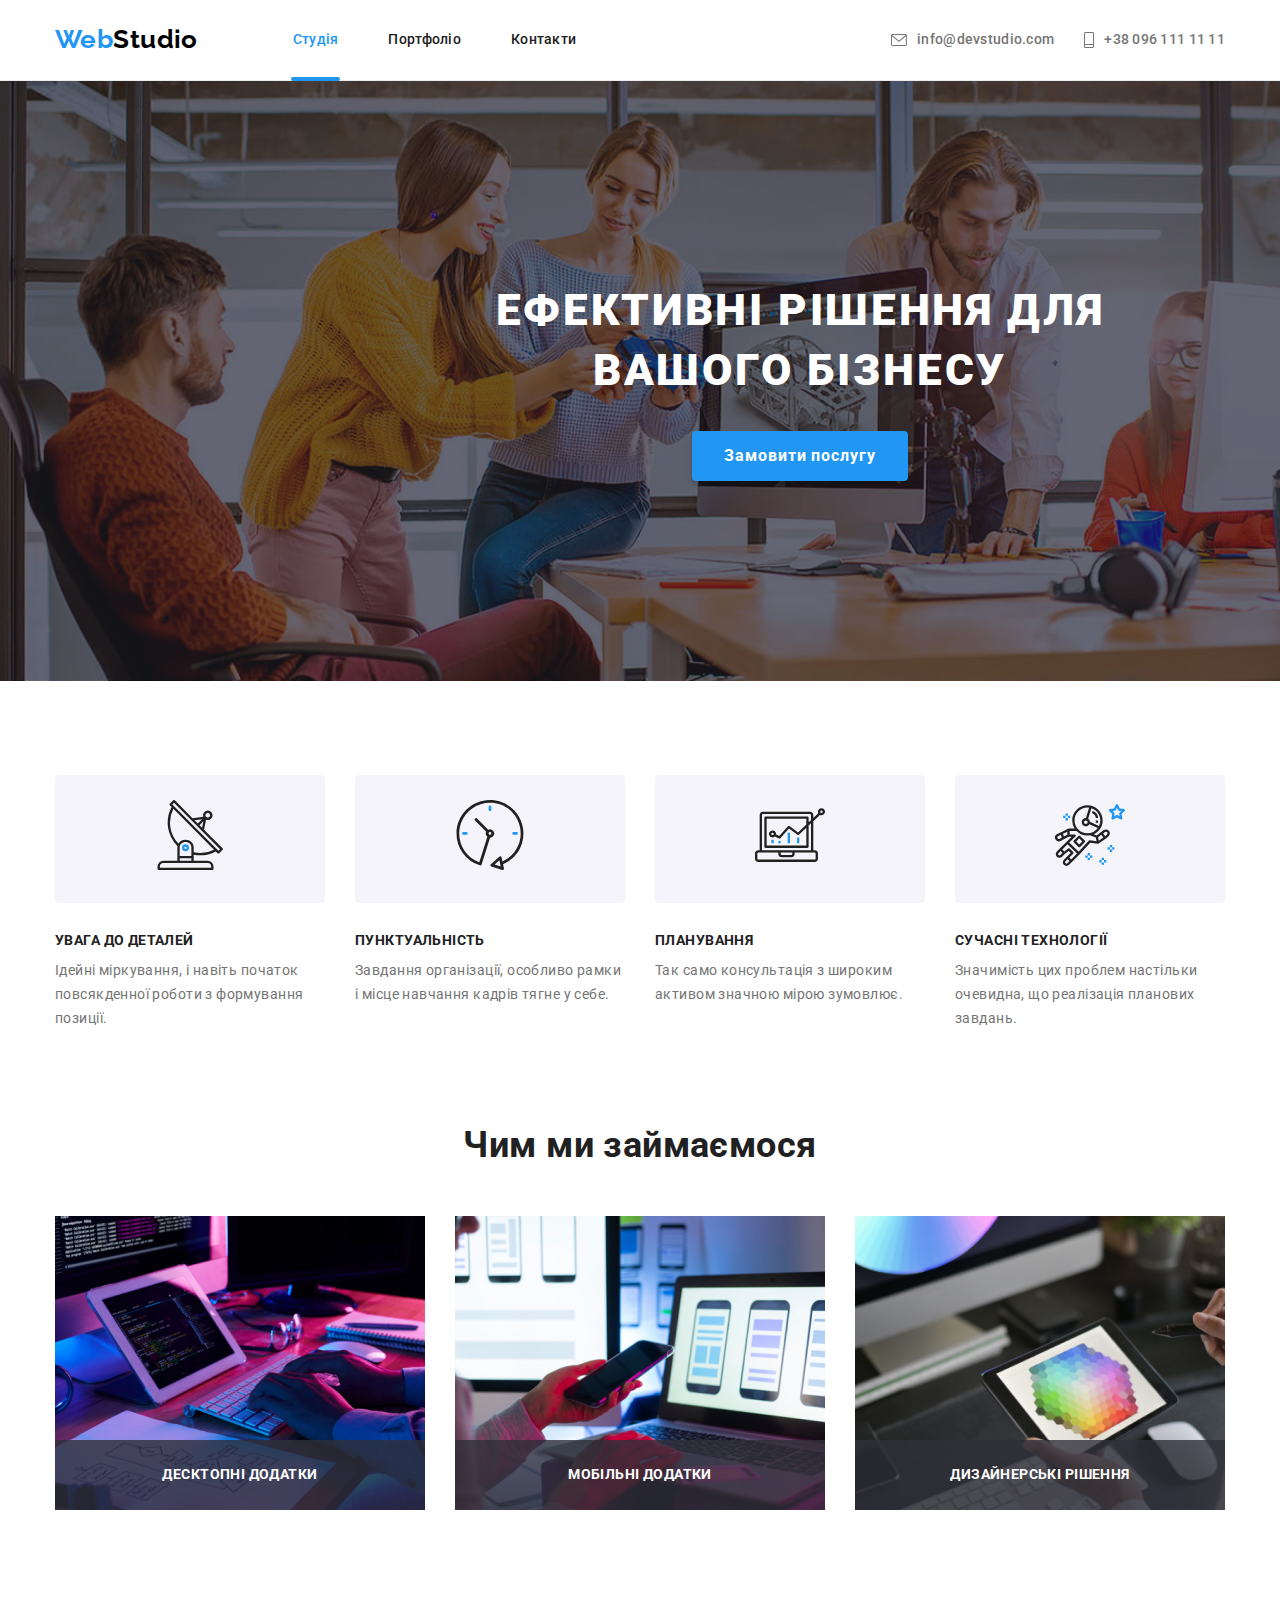
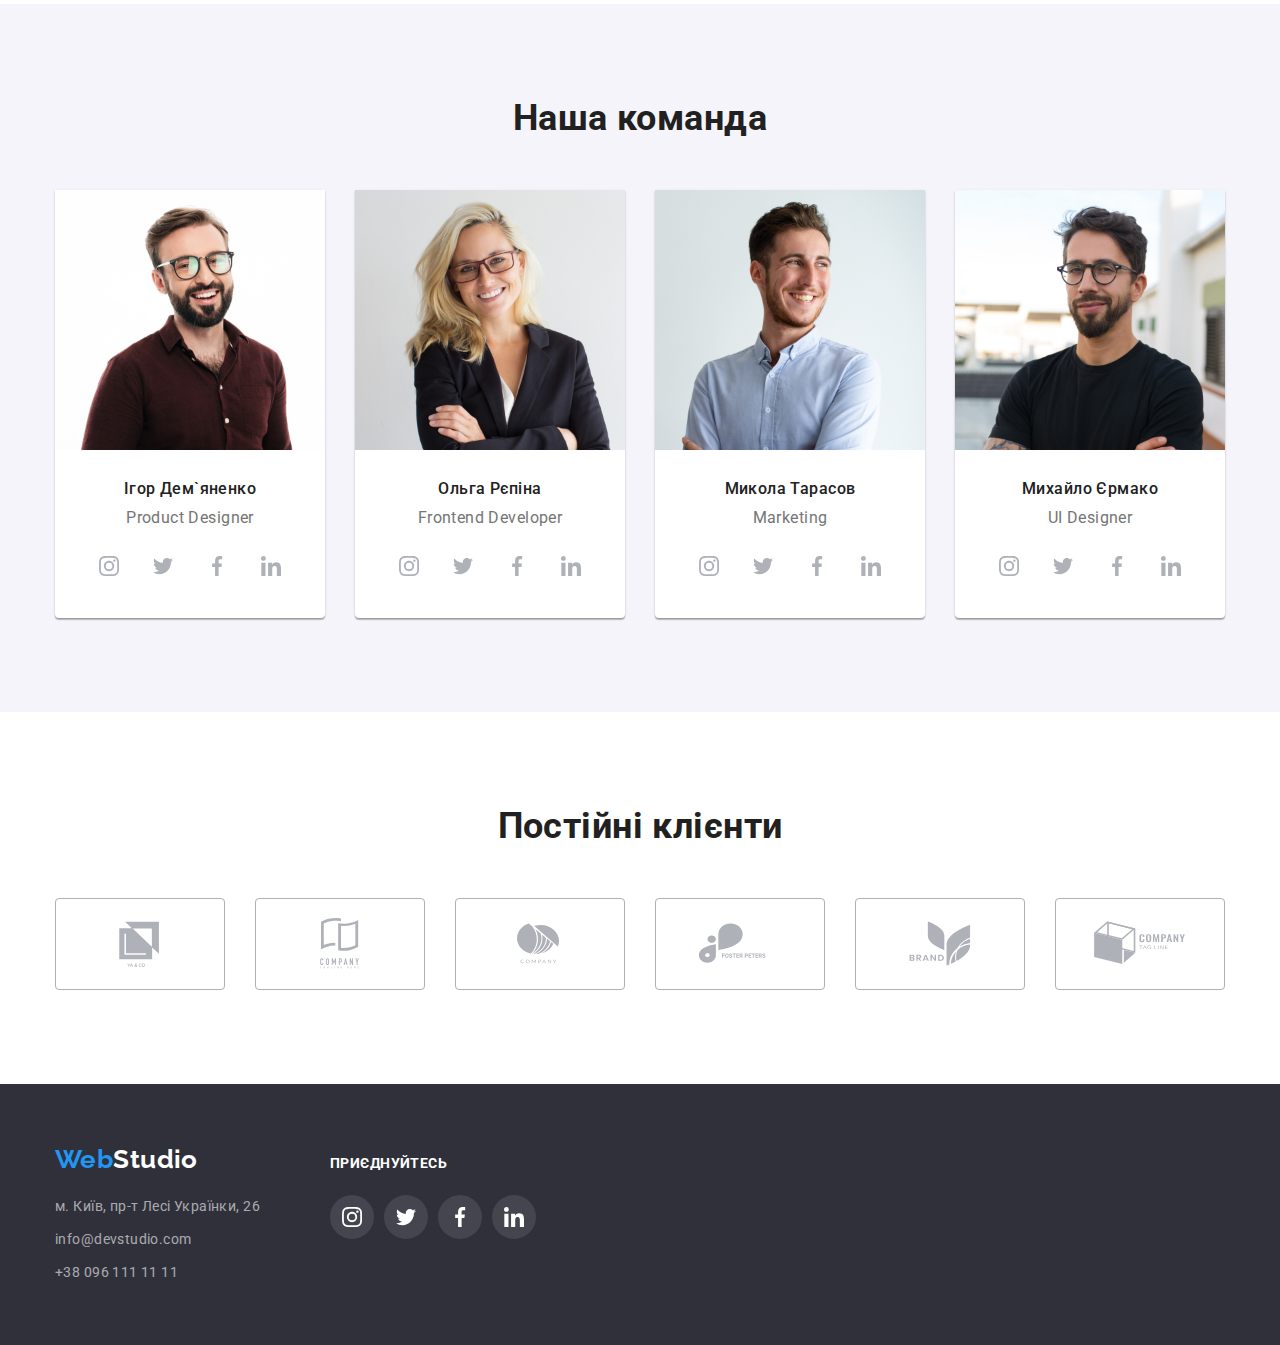
<file: index.html>
<!DOCTYPE html>
<html lang="en">
<head>
    <meta charset="UTF-8">
    <meta http-equiv="X-UA-Compatible" content="IE=edge">
    <meta name="viewport" content="width=device-width, initial-scale=1.0">
    <title>Document</title>
    <link rel="preconnect" href="https://fonts.googleapis.com">
    <link rel="preconnect" href="https://fonts.gstatic.com" crossorigin>
    <link href="https://fonts.googleapis.com/css2?family=Raleway:wght@700&family=Roboto:wght@400;500;700;900&display=swap"
        rel="stylesheet">
    <link rel="stylesheet" href="https://cdnjs.cloudflare.com/ajax/libs/modern-normalize/1.1.0/modern-normalize.min.css">   
    <link href="./css/styles.css" rel="stylesheet">
</head>
<body>
    <header class="header">
        <!--Логотип-->
        <div class="conteiner header-position">
            <a href="index.html" class="logo un-underline"><span class="blue">Web</span>Studio</a>
            <nav class="position">
                <!--Посилання в шапці сторінки-->
                <ul class="list navig-list">
                    <li class="position">
                        <a href="./index.html" class="link un-underline hatpage active">Студія</a>
                    </li>
                    <li class="position">
                        <a href="./portfolio.html" class="link un-underline hatpage ">Портфоліо</a>
                    </li>
                    <li>
                        <a href="#" class="link un-underline hatpage">Контакти</a>
                    </li>
                </ul>
            </nav>
            <ul class="list adress-list">
                <li class="flex-header">
                    <a href="mailto:info@devstudio.com" class="un-underline cont">
                        <svg class="convert-icon">
                            <use href="./images/sprites.svg#icon-convert"></use>
                        </svg>
                        info@devstudio.com
                    </a>
                </li>
                <li class="flex-header">
                    <a href="tel:+380961111111" class="un-underline cont">
                        <svg class="phone-icon">
                            <use href="./images/sprites.svg#icon-phone"></use>
                        </svg>
                        +38 096 111 11 11
                    </a>
                </li>
            </ul>
        </div>
    </header>
    <main>
        <section class="section first-part"><!--Перша секція з кнопкою для замовлення-->
            <div class="conteiner first-part-box">
                <h1 class="first-part-title">Ефективні рішення для<br> вашого бізнесу</h1>
                <button type="button" class="button-kn" data-modal-open>Замовити послугу</button>
            </div>
        </section>
        <section class="section"><!--Друга секція - наші переваги  -->
            <div class="conteiner">
                <h2 class="hidden">Забезпечимо</h2>
                <ul class="list second-section-list">
                    <li>
                        <div class="icon">
                            <svg class="radar">
                                <use href="./images/sprites.svg#icon-Radar" />
                            </svg>
                        </div>
                        <h3 class="sec-sec-head">Увага до деталей</h3>
                        <p class="sec-sec-page">Ідейні міркування, і навіть початок повсякденної роботи з формування позиції.</p>
                   </li>
                    <li>
                        <div class="icon">
                            <svg class="radar">
                                <use href="./images/sprites.svg#icon-clock" />
                            </svg>
                        </div>
                        <h3 class="sec-sec-head">Пунктуальність</h3>
                        <p class="sec-sec-page">Завдання організації, особливо рамки і місце навчання кадрів тягне у себе.</p>
                    </li>
                    <li>
                        <div class="icon">
                            <svg class="radar">
                                <use href="./images/sprites.svg#icon-diagram" />
                            </svg>
                        </div>
                        <h3 class="sec-sec-head">Планування</h3>
                        <p class="sec-sec-page">Так само консультація з широким активом значною мірою зумовлює.</p>
                    </li>
                    <li>
                        <div class="icon">
                            <svg class="radar">
                                <use href="./images/sprites.svg#icon-astronaut" />
                            </svg>
                        </div>
                        <h3 class="sec-sec-head">Сучасні технології</h3>
                        <p class="sec-sec-page">Значимість цих проблем настільки очевидна, що реалізація планових завдань.</p>
                    </li>
                </ul>
            </div>
        </section>
        <section class="section pad-top-zer">
        <!--Третя секція що ми робимо/чим ми займаємося/наша спеціальність-->
            <div class="conteiner">
                <h2 class="third-sec-head">Чим ми займаємося</h2>
                <ul class="list third-sec-list">
                    <li class="desktop-apps">
                        <div class="div-pos">
                            <img  src="./images/img-keyboard.jpg" alt="клівіатура" width="370" height="294">
                            <p class="desktop-text">Десктопні додатки</p>
                        </div>
                    </li>
                    <li class="desktop-apps">
                        <div class="div-pos">
                            <img src="./images/img-tel-comp.jpg" alt="телефон з комп'ютером" width="370" height="294">
                            <p class="desktop-text">Мобільні додатки</p>
                        </div>
                    </li>
                    <li class="desktop-apps">
                        <div class="div-pos">
                            <img src="./images/img-palette.jpg" alt="палітра" width="370" height="294">
                            <p class="desktop-text">Дизайнерські рішення</p>
                        </div>
                    </li>
                </ul>
            </div>
        </section>
        <section class="section fourth-sec">
            <div class="conteiner">
                <h2 class="fourth-sec-head">Наша команда</h2><!--Співробітники компанії-->
                <ul class="list fourth-list-flex">
                    <li class="card-list">
                        <img src="./images/img-i-dem.jpg" alt="Ігор Дем'яненко" width="270" height="260">
                        <div class="cards-employers">
                            <h3 class="four-sec-head">Ігор Дем`яненко</h3>
                            <p class="fourth-sec-page">Product Designer</p>
                            <ul class="soshial-icons list">
                                <li>
                                    <a href="#" class="insta">
                                    <svg class="insta-icon">
                                        <use href="./images/sprites.svg#icon-instagram"></use>
                                    </svg>
                                    </a>
                                </li>
                                <li>
                                    <a href="#" class="insta">
                                        <svg class="insta-icon">
                                            <use href="./images/sprites.svg#icon-twitter"></use>
                                        </svg>
                                    </a>
                                </li>
                                <li>
                                    <a href="#" class="insta">
                                        <svg class="insta-icon">
                                            <use href="./images/sprites.svg#icon-facebook"></use>
                                        </svg>
                                    </a>
                                </li>
                                <li>
                                    <a href="#" class="insta">
                                        <svg class="insta-icon">
                                            <use href="./images/sprites.svg#icon-linkedin"></use>
                                        </svg>
                                    </a>
                                </li>
                            </ul> 
                        </div>      
                    </li>
                    <li class="card-list">
                        <img src="./images/img-o-rep.jpg" alt="Ольга Рєпіна" width="270" height="260">
                        <div class="cards-employers">
                            <h3 class="four-sec-head">Ольга Рєпіна</h3>
                            <p class="fourth-sec-page">Frontend Developer</p>
                            <ul class="soshial-icons list">
                                <li>
                                    <a href="#" class="insta">
                                        <svg class="insta-icon">
                                            <use href="./images/sprites.svg#icon-instagram"></use>
                                        </svg>
                                    </a>
                                </li>
                                <li>
                                    <a href="#" class="insta">
                                        <svg class="insta-icon">
                                            <use href="./images/sprites.svg#icon-twitter"></use>
                                        </svg>
                                    </a>
                                </li>
                                <li>
                                    <a href="#" class="insta">
                                        <svg class="insta-icon">
                                            <use href="./images/sprites.svg#icon-facebook"></use>
                                        </svg>
                                    </a>
                                </li>
                                <li>
                                    <a href="#" class="insta">
                                        <svg class="insta-icon">
                                            <use href="./images/sprites.svg#icon-linkedin"></use>
                                        </svg>
                                    </a>
                                </li>
                            </ul>
                        </div>
                    </li>
                    <li class="card-list">
                        <img src="./images/img-m-tar.jpg" alt="Микола Тарасов" width="270" height="260">
                        <div class="cards-employers">
                            <h3 class="four-sec-head">Микола Тарасов</h3>
                            <p class="fourth-sec-page">Marketing</p>
                            <ul class="soshial-icons list">
                                <li>
                                    <a href="#" class="insta">
                                        <svg class="insta-icon">
                                            <use href="./images/sprites.svg#icon-instagram"></use>
                                        </svg>
                                    </a>
                                </li>
                                <li>
                                    <a href="#" class="insta">
                                        <svg class="insta-icon">
                                            <use href="./images/sprites.svg#icon-twitter"></use>
                                        </svg>
                                    </a>
                                </li>
                                <li>
                                    <a href="#" class="insta">
                                        <svg class="insta-icon">
                                            <use href="./images/sprites.svg#icon-facebook"></use>
                                        </svg>
                                    </a>
                                </li>
                                <li>
                                    <a href="#" class="insta">
                                        <svg class="insta-icon">
                                            <use href="./images/sprites.svg#icon-linkedin"></use>
                                        </svg>
                                    </a>
                                </li>
                            </ul>
                        </div>
                    </li>
                    <li class="card-list">
                        <img src="./images/img-m-yer.jpg" alt="Михайло Єрмаков" width="270" height="260">
                        <div class="cards-employers">
                            <h3 class="four-sec-head">Михайло Єрмако</h3>
                            <p class="fourth-sec-page">UI Designer</p>
                            <ul class="soshial-icons list">
                                <li>
                                    <a href="#" class="insta">
                                        <svg class="insta-icon">
                                            <use href="./images/sprites.svg#icon-instagram"></use>
                                        </svg>
                                    </a>
                                </li>
                                <li>
                                    <a href="#" class="insta">
                                        <svg class="insta-icon">
                                            <use href="./images/sprites.svg#icon-twitter"></use>
                                        </svg>
                                    </a>
                                </li>
                                <li>
                                    <a href="#" class="insta">
                                        <svg class="insta-icon">
                                            <use href="./images/sprites.svg#icon-facebook"></use>
                                        </svg>
                                    </a>
                                </li>
                                <li>
                                    <a href="#" class="insta">
                                        <svg class="insta-icon">
                                            <use href="./images/sprites.svg#icon-linkedin"></use>
                                        </svg>
                                    </a>
                                </li>
                            </ul>
                        </div>
                    </li>
                </ul>
            </div>
        </section>
        <section class="section">
            <h2 class="fourth-sec-head">Постійні клієнти</h2>
            <ul class="clients-logo-list list">
                <li>
                    <a href="#" class="clients-logo">
                        <svg class="logo-icon">
                            <use href="./images/sprites.svg#icon-yaco"></use>
                        </svg>
                    </a>
                </li>
                <li>
                    <a href="#" class="clients-logo">
                        <svg class="logo-icon">
                            <use href="./images/sprites.svg#icon-company"></use>
                        </svg>
                    </a>
                </li>
                <li>
                    <a href="#" class="clients-logo">
                        <svg class="logo-icon">
                            <use href="./images/sprites.svg#icon-orangecomp"></use>
                        </svg>
                    </a>
                </li>
                <li>
                    <a href="#" class="clients-logo">
                        <svg class="logo-icon">
                            <use href="./images/sprites.svg#icon-foster-peters"></use>
                        </svg>
                    </a>
                </li>
                <li>
                    <a href="#" class="clients-logo">
                        <svg class="logo-icon">
                            <use href="./images/sprites.svg#icon-Logo-2"></use>
                        </svg>
                    </a>
                </li>
                <li>
                    <a href="#" class="clients-logo">
                        <svg class="logo-icon">
                            <use href="./images/sprites.svg#icon-tag-line"></use>
                        </svg>
                    </a>
                </li>
            </ul>
        </section>
    </main>
    <footer class="footer-background footer-positioning"><!--Нижня частина сторінки-->
        <div class="conteiner flex">
        
            <div class="foot-orig">
                <a class="logo un-underline logo-footer" href="index.html"><span class="blue">Web</span><span class="logo-white">Studio</span></a>
                <address class="footer-item">
                    <ul class="list footer-list">
                        <li  class="footer-cont">
                            <a href="https://bit.ly/3pXMvUd" class="un-underline address footer-cont">м. Київ, пр-т Лесі Українки, 26</a>
                        </li>
                        <li class="footer-contakts footer-cont">
                            <a href="mailto:info@devstudio.com" class="un-underline footer-cont">info@devstudio.com</a>
                        </li>
                        <li class="footer-cont">
                            <a href="tel:+380961111111" class="un-underline footer-cont">+38 096 111 11 11</a>
                        </li>
                    </ul>
                </address>
            </div>
            <div class="foot-new">
                <h3 class="join">Приєднуйтесь</h3>
                <ul class="soshial-icons-foot list ">
                    <li>
                        <a href="#" class="insta round">
                            <svg class="insta-icon icons-color">
                                <use href="./images/sprites.svg#icon-instagram"></use>
                            </svg>
                        </a>
                    </li>
                    <li>
                        <a href="#" class="insta round">
                            <svg class="insta-icon icons-color">
                                <use href="./images/sprites.svg#icon-twitter"></use>
                            </svg>
                        </a>
                    </li>
                    <li>
                        <a href="#" class="insta round">
                            <svg class="insta-icon icons-color">
                                <use href="./images/sprites.svg#icon-facebook"></use>
                            </svg>
                        </a>
                    </li>
                    <li>
                        <a href="#" class="insta round">
                            <svg class="insta-icon icons-color">
                                <use href="./images/sprites.svg#icon-linkedin"></use>
                            </svg>
                        </a>
                    </li>
                </ul>
            </div>
        </div>
    </footer>
    <div class="cover-darkness is-hidden" data-modal>
        <div class="modal">
            <button type="button" class="close-modal" data-modal-close>
                <svg class="insta-icon close-icon-color">
                    <use href="./images/sprites.svg#icon-kross"></use>
                </svg>
            </button>
        </div>
    </div>
    <script src="./js/modal.js"></script>
</body>
</html>
</file>
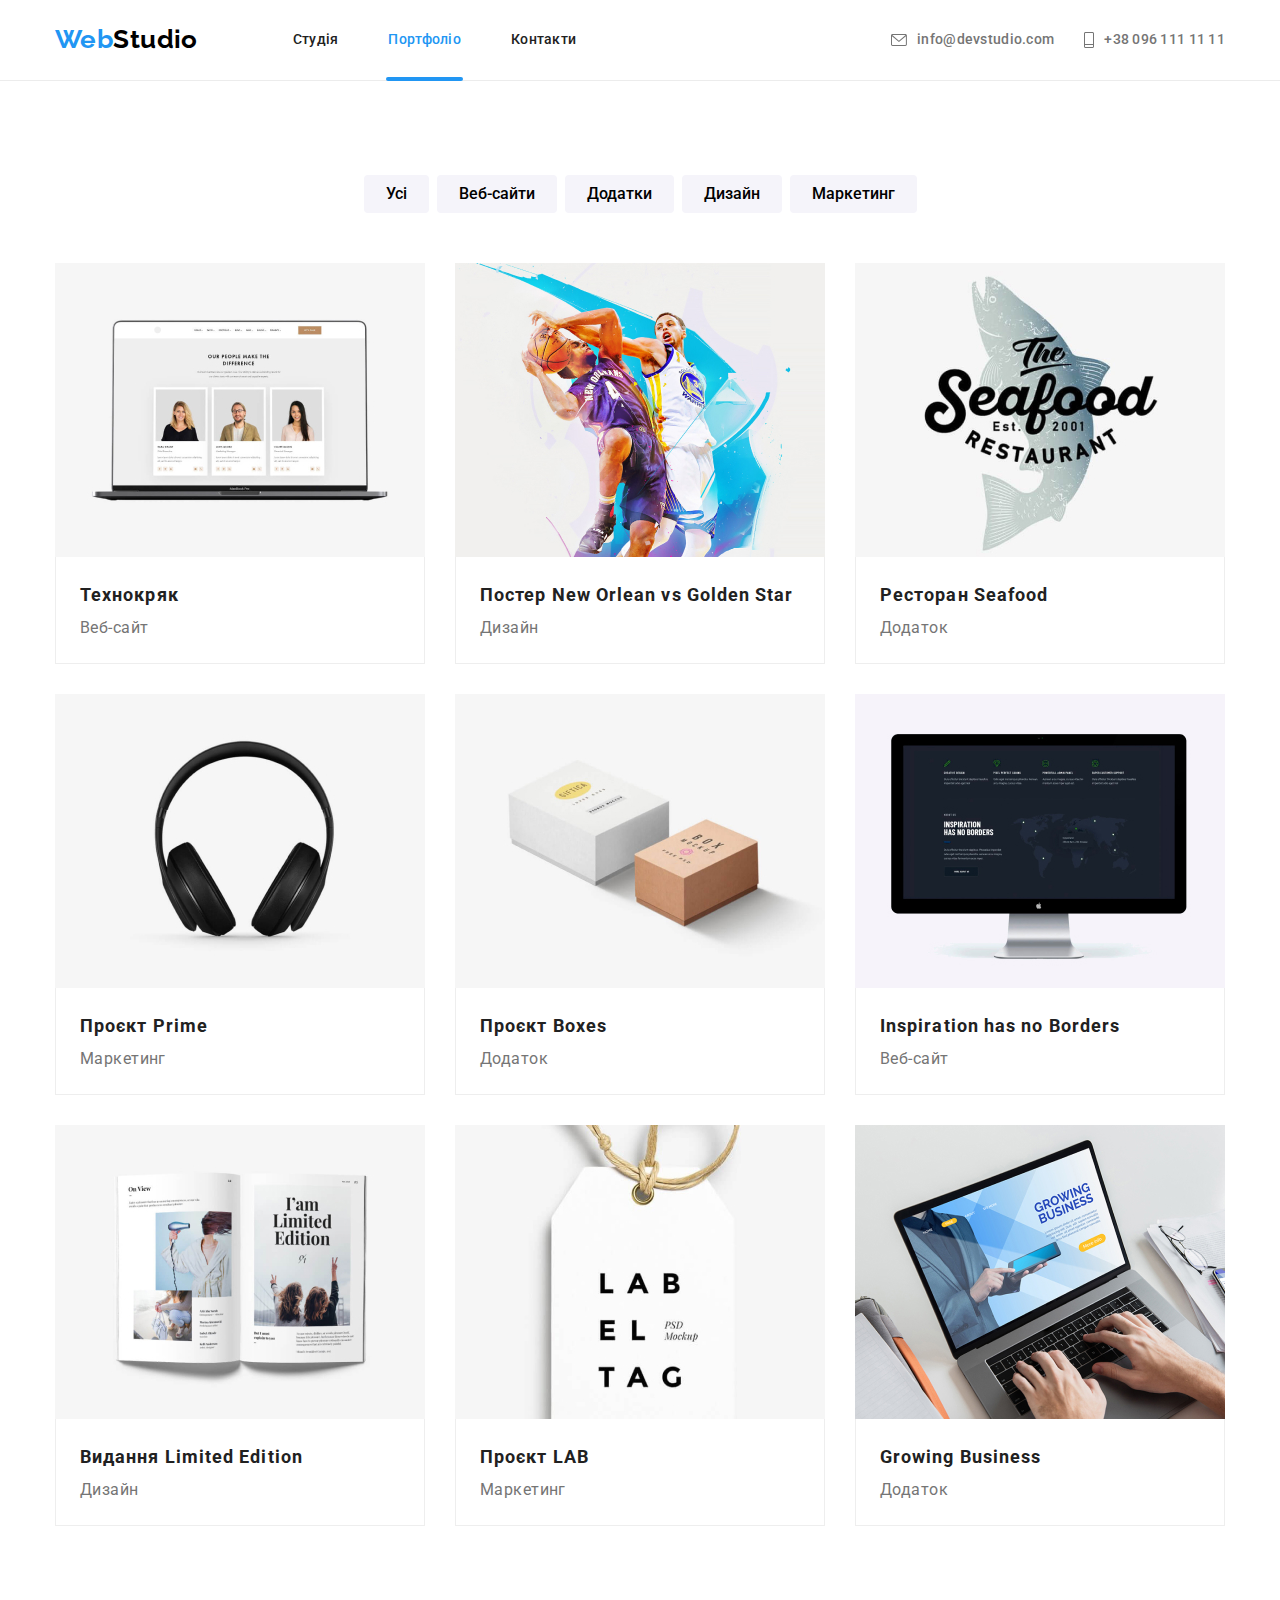
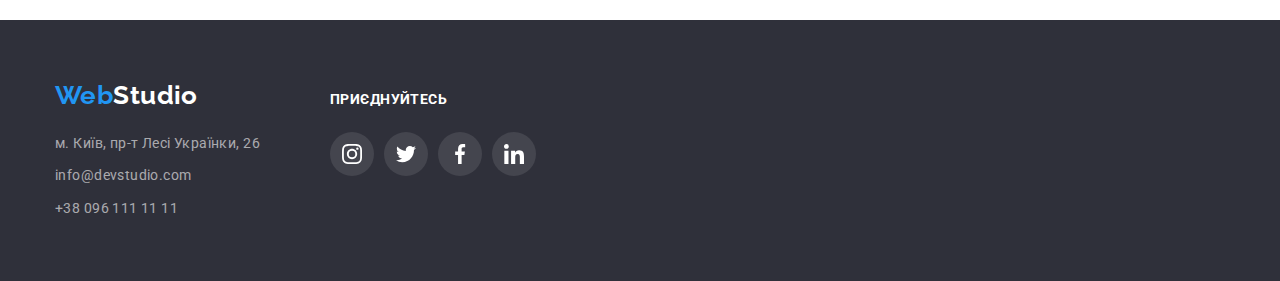
<file: portfolio.html>
<!DOCTYPE html>
<html lang="en">
<head>
    <meta charset="UTF-8">
    <meta http-equiv="X-UA-Compatible" content="IE=edge">
    <meta name="viewport" content="width=device-width, initial-scale=1.0">
    <title>Document</title>
    <link rel="preconnect" href="https://fonts.googleapis.com">
    <link rel="preconnect" href="https://fonts.gstatic.com" crossorigin>
    <link href="https://fonts.googleapis.com/css2?family=Raleway:wght@700&family=Roboto:wght@400;500;700;900&display=swap"
        rel="stylesheet">
    <link rel="stylesheet" href="https://cdnjs.cloudflare.com/ajax/libs/modern-normalize/1.1.0/modern-normalize.min.css">
    <link href="./css/styles.css" rel="stylesheet">
</head>
<body>
    <header class="header">
        <!--Логотип-->
        <div class="conteiner header-position">
            <a href="index.html" class="logo un-underline"><span class="blue">Web</span>Studio</a>
            <nav class="position">
                <!--Посилання в шапці сторінки-->
                <ul class="list navig-list">
                    <li class="position">
                        <a href="./index.html" class="link un-underline hatpage">Студія</a>
                    </li>
                    <li class="position">
                        <a href="./portfolio.html" class="link un-underline hatpage active">Портфоліо</a>
                    </li>
                    <li>
                        <a href="#" class="link un-underline hatpage">Контакти</a>
                    </li>
                </ul>
            </nav>
            <ul class="list adress-list">
                <li class="flex-header">
                    <a href="mailto:info@devstudio.com" class="un-underline cont">
                        <svg class="convert-icon">
                            <use href="./images/sprites.svg#icon-convert"></use>
                        </svg>
                        info@devstudio.com
                    </a>
                </li>
                <li class="flex-header">
                    <a href="tel:+380961111111" class="un-underline cont">
                        <svg class="phone-icon">
                            <use href="./images/sprites.svg#icon-phone"></use>
                        </svg>
                        +38 096 111 11 11
                    </a>
                </li>
            </ul>
        </div>
    </header>
    <main>
        <div class="conteiner">
            <section class="section first-sec">
            <h1 class="hidden">Портфоліо</h1>
            <!-- Кнопки в першій секції -->
            <ul class="list portfolio-buttons"> 
                <li><button type="button" class="alpaka">Усі</button></li>
                <li><button type="button" class="alpaka">Веб-сайти</button></li>
                <li><button type="button" class="alpaka">Додатки</button></li>
                <li><button type="button" class="alpaka">Дизайн</button></li>
                <li><button type="button" class="alpaka">Маркетинг</button></li>
            </ul>
            <ul class="list projects-list">
                <!-- Проекти- фотопосилання -->
                <li class="borderline">
                    <a href="#" class="un-underline">
                        <div class="card-im-anim">
                        <img src="./images/img-icons.jpg" alt="Технокряк" width="370" height="294">
                        <p class="overlay">Ресурс пропонує комплексні пропозиції з різним рівнем функціоналу та сервісів. Все це дозволить відвідувачу отримати
                        вичерпні відомості про компанію чи приватну особу.</p>
                        </div>
                        <div class="cards-commertials">
                            <h2 class="section-two-head">Технокряк</h2>
                            <p class="section-two-string">Веб-сайт</p>
                        </div>
                    </a>
                </li>
                <li class="borderline">
                    <a href="#" class="un-underline">
                        <div class="card-im-anim">
                        <img src="./images/img-lebronn.jpg" alt="Постер New Orlean vs Golden Star" width="370" height="294">
                        <p class="overlay">Ресурс пропонує комплексні пропозиції з різним рівнем функціоналу та сервісів. Все це дозволить
                            відвідувачу отримати
                            вичерпні відомості про компанію чи приватну особу.</p>
                        </div>
                        <div class="cards-commertials">
                            <h2 class="section-two-head">Постер New Orlean vs Golden Star</h2>
                            <p class="section-two-string">Дизайн</p>
                        </div>
                    </a>
                </li>
                <li class="borderline">
                    <a href="#" class="un-underline">
                         <div class="card-im-anim">
                        <img src="./images/img-fish.jpg" alt="Ресторан Seafood" width="370" height="294">
                        <p class="overlay">Ресурс пропонує комплексні пропозиції з різним рівнем функціоналу та сервісів. Все це дозволить відвідувачу отримати
                        вичерпні відомості про компанію чи приватну особу.</p>
                        </div>
                        <div class="cards-commertials">
                            <h2 class="section-two-head">Ресторан Seafood</h2>
                            <p class="section-two-string">Додаток</p>
                        </div>
                    </a>
                </li>
                <li class="borderline">
                    <a href="#" class="un-underline">
                         <div class="card-im-anim">
                        <img src="./images/img-headphones.jpg" alt="Проєкт Prime" width="370" height="294">
                        <p class="overlay">Ресурс пропонує комплексні пропозиції з різним рівнем функціоналу та сервісів. Все це дозволить
                            відвідувачу отримати
                            вичерпні відомості про компанію чи приватну особу.</p>
                        </div>
                        <div class="cards-commertials">
                            <h2 class="section-two-head">Проєкт Prime</h2>
                            <p class="section-two-string">Маркетинг</p>
                        </div>
                    </a>
                </li>
                <li class="borderline">
                    <a href="#" class="un-underline">
                         <div class="card-im-anim">
                        <img src="./images/img-boxes.jpg" alt="Проєкт Boxes" width="370" height="294">
                       <p class="overlay">Ресурс пропонує комплексні пропозиції з різним рівнем функціоналу та сервісів. Все це дозволить відвідувачу отримати
                        вичерпні відомості про компанію чи приватну особу.</p>
                        </div>
                        <div class="cards-commertials">
                        <h2 class="section-two-head">Проєкт Boxes</h2>
                        <p class="section-two-string">Додаток</p>
                        </div>
                    </a>
                </li>
                <li class="borderline">
                    <a href="#" class="un-underline">
                         <div class="card-im-anim">
                        <img src="./images/img-screen.jpg" alt="Inspiration has no Borders" width="370" height="294">
                        <p class="overlay">Ресурс пропонує комплексні пропозиції з різним рівнем функціоналу та сервісів. Все це дозволить відвідувачу отримати
                        вичерпні відомості про компанію чи приватну особу.</p>
                        </div>
                        <div class="cards-commertials">
                        <h2 class="section-two-head">Inspiration has no Borders</h2>
                        <p class="section-two-string">Веб-сайт</p>
                    </div>
                    </a>
                </li>
                <li class="borderline">
                    <a href="#" class="un-underline">
                         <div class="card-im-anim">
                        <img src="./images/img-magaz.jpg" alt="Видання Limited Edition" width="370" height="294">
                       <p class="overlay">Ресурс пропонує комплексні пропозиції з різним рівнем функціоналу та сервісів. Все це дозволить відвідувачу отримати
                        вичерпні відомості про компанію чи приватну особу.</p>
                        </div>
                        <div class="cards-commertials">
                            <h2 class="section-two-head">Видання Limited Edition</h2>
                            <p class="section-two-string">Дизайн</p>
                        </div>
                    </a>
                </li>
                <li class="borderline">
                    <a href="#" class="un-underline">
                         <div class="card-im-anim">
                        <img src="./images/img-lable.jpg" alt="Проєкт LAB" width="370" height="294">
                        <p class="overlay">Ресурс пропонує комплексні пропозиції з різним рівнем функціоналу та сервісів. Все це дозволить відвідувачу отримати
                        вичерпні відомості про компанію чи приватну особу.</p>
                        </div>
                        <div class="cards-commertials">
                        <h2 class="section-two-head">Проєкт LAB</h2>
                        <p class="section-two-string">Маркетинг</p>
                        </div>
                    </a>
                </li>
                <li class="borderline">
                    <a href="#" class="un-underline">
                         <div class="card-im-anim">
                        <img src="./images/img-laptop.jpg" alt="Growing Business" width="370" height="294">
                        <p class="overlay">Ресурс пропонує комплексні пропозиції з різним рівнем функціоналу та сервісів. Все це дозволить відвідувачу отримати
                        вичерпні відомості про компанію чи приватну особу.</p>
                        </div>
                        <div class="cards-commertials">
                        <h2 class="section-two-head">Growing Business</h2>
                        <p class="section-two-string">Додаток</p>
                        </div>
                    </a>
                </li>
            </ul>
            </section>
        </div>
    </main>
<footer class="footer-background footer-positioning">
    <!--Нижня частина сторінки-->
    <div class="conteiner flex">

        <div class="foot-orig">
            <a class="logo un-underline logo-footer" href="index.html"><span class="blue">Web</span><span
                    class="logo-white">Studio</span></a>
            <address class="footer-item">
                <ul class="list footer-list">
                    <li class="footer-cont">
                        <a href="https://bit.ly/3pXMvUd" class="un-underline address footer-cont">м. Київ, пр-т Лесі
                            Українки, 26</a>
                    </li>
                    <li class="footer-contakts footer-cont">
                        <a href="mailto:info@devstudio.com" class="un-underline footer-cont">info@devstudio.com</a>
                    </li>
                    <li class="footer-cont">
                        <a href="tel:+380961111111" class="un-underline footer-cont">+38 096 111 11 11</a>
                    </li>
                </ul>
            </address>
        </div>
        <div class="foot-new">
            <h3 class="join">Приєднуйтесь</h3>
            <ul class="soshial-icons-foot list ">
                <li>
                    <a href="#" class="insta round">
                        <svg class="insta-icon icons-color">
                            <use href="./images/sprites.svg#icon-instagram"></use>
                        </svg>
                    </a>
                </li>
                <li>
                    <a href="#" class="insta round">
                        <svg class="insta-icon icons-color">
                            <use href="./images/sprites.svg#icon-twitter"></use>
                        </svg>
                    </a>
                </li>
                <li>
                    <a href="#" class="insta round">
                        <svg class="insta-icon icons-color">
                            <use href="./images/sprites.svg#icon-facebook"></use>
                        </svg>
                    </a>
                </li>
                <li>
                    <a href="#" class="insta round">
                        <svg class="insta-icon icons-color">
                            <use href="./images/sprites.svg#icon-linkedin"></use>
                        </svg>
                    </a>
                </li>
            </ul>
        </div>
    </div>
</footer>
</body>
</html>
</file>
<file: css/styles.css>
/* Colors for pages */
:root {
  --accent-color: #2196F3;
  --primary-text-color: #212121;
  --section-color-black: #2F303A;
  --section-color-white: #F5F5F5;
  --section-color-grey: #F5F4FA;
  --second-text-color-grey: #757575;
  --color-white: #FFFFFF;
}
/* Налаштовуємо правильний розмір блоку */
html {
  box-sizing: border-box;
}
/* Скидання всіх марджинів та паддингів */
h1,
h2,
h3,
h4,
p {
  margin-top: 0;
  margin-bottom: 0;
}

ul,
ol {
  margin-top: 0;
  margin-bottom: 0;
  padding-left: 0;
}
.conteiner {
  width: 1200px;
  margin-left: auto;
  margin-right: auto;
  padding-left: 15px;
  padding-right: 15px;
}

*,
*::before,
*::after {
  box-sizing: inherit;
}

img {
  display: block;
}

/* Налаштування основного шрифту для наслідування */
body {
  font-family: "roboto", sans-serif;
  font-weight: 400;
  background-color: var(--color-white);
  color: var(--primary-text-color);
  font-size: 14px;
  line-height: 1.71;
  letter-spacing: 0.03em;
}
/* Логотип в хедері */
.logo {
  font-family: 'Raleway', sans-serif;
  font-weight: 700;
  font-size: 26px;
  line-height: 1.2;
  color: #000;
  display: inline-block;
}
/* Колір першої половини лого в хедері */
.blue {
  color: var(--accent-color);
}
/* Колір другої половини лого в футері */
.logo-white {
  color:var(--color-white);
}
/* Позбавлення списків елементів непотрібних текстових стилів */
.list {
  list-style: none;
}
/* Прибирання підкреслення з посилань */
.un-underline {
  text-decoration: none;
}
/* Задали колір фону хедера */
header {
  background-color: var(--color-white);
  border-bottom-color: #ececec;
  border-bottom-width: 1px;
  border-bottom-style: solid;
  padding-top: 24px;
  padding-bottom: 25px;
}
/* Стилі панелі навігації */
.header .hatpage {
  color: var(--primary-text-color);
  font-weight: 500;
  line-height: 1.14;
  letter-spacing: 0.02em;
  padding: 0 2px;
  transition-duration: 250ms;
  transition-timing-function: cubic-bezier(0.4, 0, 0.2, 1);
}
.active::after {
  content: "";
  width: 100%;
  height: 4px;
  top: 49.7px;
  left: 0;
  background-color: var(--accent-color);
  position: absolute;
  border-radius: 4px;
}


.header .hatpage:hover,
.header .hatpage:focus {
  color: var(--accent-color);
}
.header .active {
  color: var(--accent-color);
}
.convert-icon {
  width: 16px;
  height: 12px;
  fill: var(--second-text-color-grey);
  margin-right: 10px;
  transition-duration: 250ms;
  transition-timing-function: cubic-bezier(0.4, 0, 0.2, 1);
}
.phone-icon {
  width: 10px;
  height: 16px;
  fill: var(--second-text-color-grey);
  margin-right: 10px;
  margin-left: 30px;
  transition-duration: 250ms;
  transition-timing-function: cubic-bezier(0.4, 0, 0.2, 1);
}

.cont {
  display: flex;
  align-items: center;
  color: var(--second-text-color-grey);
  font-weight: 500;
  letter-spacing: 0.02em;
  line-height: 1.14;
  transition-duration: 250ms;
  transition-timing-function: cubic-bezier(0.4, 0, 0.2, 1);
}

.cont:hover,
.cont:focus {
  color: var(--accent-color);
}

.cont:hover .convert-icon,
.cont:focus .convert-icon {
  fill: var(--accent-color);
}
.cont:hover .phone-icon,
.cont:focus .phone-icon {
  fill: var(--accent-color);
}
.flex-header {
  display : flex;
  align-items: center;
}

/* Позиціонування хедеру */
.header-position {
  display: flex;
  align-items: center;
}
.position {
  position: relative;
}
.navig-list {
  display: flex;
  flex-wrap: wrap;
  gap: 46px;
  margin-left: 93px;
  position: relative;
}
.adress-list {
  display: flex;
  flex-wrap: wrap;
  margin-left: auto;
  align-items: center;
  flex-direction: row;
}
.section {
  padding-top: 94px;
  padding-bottom: 94px;
}
/* Стилі першої секції */
.first-part {
  background-color: #C4C4C4;
  background-image: linear-gradient(rgba(47, 48, 58, 0.4), rgba(47, 48, 58, 0.4)), url(../images/team.jpg);
  background-repeat: no-repeat;
  background-size: cover;
  width: 1600px;
  background-position: 50%;
  margin-left: auto;
  margin-right: auto;
}
.first-part-title {
  
  color: var(--color-white);
  font-weight: 900;
  font-size: 44px;
  line-height: 1.36;
  text-align: center;
  letter-spacing: 0.06em;
  text-transform: uppercase;
}
/* Кнопка "замовити послугу" */
.button-kn {
  background-color: var(--accent-color);
  color: var(--color-white);
  width: 216px;
  height: 50px;
  font-family: "roboto", sans-serif;
  font-weight: 700;
  text-align: center;
  font-size: 16px;
  line-height: 1.88;
  letter-spacing: 0.06em;
  cursor: pointer;
  margin-top: 30px;
  border: 0;
  border-radius: 4px;
  box-shadow: 0 4px 4px 0 rgba(0, 0, 0, 0.15);
}
.first-part-box {
  text-align: center;
  padding: 106px 0;
}
.icon {
 background-color: var(--section-color-grey);
 border-radius: 4px;
 padding: 25px 100px;
}
.radar {
width: 70px;
height: 70px;
}

/* Стилі другої секції - наші переваги */
.hidden {
    position: absolute;
    width: 1px;
    height: 1px;
    margin: -1px;
    border: 0;
    padding: 0;
    white-space: nowrap;
    clip-path: inset(100%);
    clip: rect(0 0 0 0);
    overflow: hidden;
}
.sec-sec-head {
font-weight: 700;
font-size: 14px;
line-height: 1.14;
text-transform: uppercase;
margin-top: 30px;
margin-bottom: 10px;
}

.sec-sec-page {
  color: var(--second-text-color-grey)
}
.second-section-list {
  display: flex;
  text-align: left;
  gap: 30px;
}
/* Стилі третьої секції - Що ми робимо/чим ми займаємося */
.pad-top-zer {
  padding-top: 0;
}
.third-sec-head {
  font-weight: 700;
  font-size: 36px;
  line-height: 1.16;
  text-align: center;
  margin-bottom: 50px;
}
.third-sec-list {
  display: flex;
  gap: 30px;
  position: relative;
}
.div-pos {
  position: relative;
}
.desktop-text {
  font-weight: 700;
  font-size: 14px;
  line-height: 1.14;
  text-align: center;
  text-transform: uppercase;
  color:var(--color-white);
  position: absolute;
  bottom: 0;
  left: 0;
  background-color: rgba(47, 48, 58, 0.8);
  padding: 27px 0;
  width: 100%;
}
/* Стилі четвертої секції */
.fourth-sec {
  background-color: var(--section-color-grey);
  padding: 94px 0;
}
.fourth-sec-head {
  font-weight: 700;
  font-size: 36px;
  line-height: 1.16;
  text-align: center;
}
.four-sec-head {
  font-weight: 500;
  font-size: 16px;
  line-height: 1.18;
  text-align: center;
  padding-bottom: 10px;
}
.fourth-sec-page {
  font-size: 16px;
  line-height: 1.18;
  text-align: center;
  color: var(--second-text-color-grey);
}
.soshial-icons {
  display: flex;
  margin-top: 16px;
  gap: 10px;
}
.insta {
  display: flex;
  flex-direction: row;
  gap: 10px;
  width: 44px;
  height: 44px;
  padding: 12px;
  transition-duration: 250ms;
  transition-timing-function: cubic-bezier(0.4, 0, 0.2, 1);
}
.insta-icon {
  width: 20px;
  height: 20px;
  fill: #AFB1B8;
  transition-duration: 250ms;
  transition-timing-function: cubic-bezier(0.4, 0, 0.2, 1);
}
.insta:hover,
.insta:focus {
  background-color: var(--accent-color);
  border-radius: 50%;
}
.insta:hover .insta-icon,
.insta:focus .insta-icon {
  fill: var(--color-white);
}

.hidden {
  position: absolute;
  width: 1px;
  height: 1px;
  margin: -1px;
  border: 0;
  padding: 0;
  white-space: nowrap;
  clip-path: inset(100%);
  clip: rect(0 0 0 0);
  overflow: hidden;
}
.fourth-list-flex {
  display: flex;
  gap: 30px;
  margin-top: 50px;
}

.card-list {
  background-color: var(--color-white);
  border-radius: 0 0 4px 4px;
  box-shadow: 0px 1px 3px rgba(0, 0, 0, 0.12), 0px 1px 1px rgba(0, 0, 0, 0.14), 0px 2px 1px rgba(0, 0, 0, 0.2);
}
.cards-employers {
 padding: 30px 32px;
}
/* Кнопки */
.alpaka {
  font-family: inherit;
  background-color: var(--section-color-grey);
  border-radius: 4px;
  font-weight: 500;
  font-size: 16px;
  line-height: 1.62;
  cursor: pointer;
  border: 0;
  border-radius: 4px;
  padding: 6px 22px;
  transition-duration: 250ms;
  transition-timing-function: cubic-bezier(0.4, 0, 0.2, 1);
}

.first-sec .alpaka:hover,
.first-sec .alpaka:focus {
  background-color: var(--accent-color);
  color: var(--color-white);
  box-shadow: 0 2px 2px 0 rgba(0, 0, 0, 0.12),
              0 1px 2px 0 rgba(0, 0, 0, 0.08),
              0 3px 1px 0 rgba(0, 0, 0, 0.1);
}

/* Заголовки секцій */
.section-two-head {
  font-weight: 700;
  font-size: 18px;
  line-height: 2;
  letter-spacing: 0.06em;
  color: var(--primary-text-color)
}

/* Рядки секцій */
.section-two-string {
  font-weight: 400;
  font-size: 16px;
  line-height: 1.88;
  color: var(--second-text-color-grey)
}
.clients-logo-list {
  display: flex;
  flex-direction: row;
  gap: 30px;
  justify-content: center;
  margin-top: 50px;
}
.clients-logo {
display: flex;
border: 1px solid;
border-color: #AFB1B8;
border-radius: 4px;
width: 170px;
height: 92px;
padding: 16px 32px;
}
.logo-icon {
fill: #AFB1B8;
transition-duration: 250ms;
transition-timing-function: cubic-bezier(0.4, 0, 0.2, 1);
}
.clients-logo:hover,
.clients-logo:focus {
  border-color: var(--accent-color);
}
.clients-logo:hover .logo-icon,
.clients-logo:focus .logo-icon {
  fill: var(--accent-color);
}

/* Стилі футера */
.footer-background {
  background-color: var(--section-color-black);
  transition-duration: 250ms;
  transition-timing-function: cubic-bezier(0.4, 0, 0.2, 1);
}
.footer-list {
  display: flex;
  flex-direction: column;
  gap: 9px;
}
.footer-adr {
  color: var(--color-white);
  font-style: normal;
}
.footer-cont {
  font-style: normal;
  color: rgba(255, 255, 255, 0.6);
  font-weight: 400;
  letter-spacing: 0.03em;
  line-height: 1.71; 
}
.footer-background .footer-cont:hover,
.footer-background .footer-cont:focus {
  color: var(--accent-color);
}
.footer-background .active {
  color: var(--accent-color);
}
.footer-positioning {
  padding-top: 60px;
  padding-bottom: 60px;
}
.logo-footer {
  padding: 0;
  margin-bottom: 20px;
}
.first-sec .portfolio-buttons {
  display: flex;
  gap: 8px;
  justify-content: center;
  margin-bottom: 50px;
}
.projects-list {
  display: flex;
  flex-wrap: wrap;
  gap: 30px;
}
.cards-commertials {
  padding: 20px 24px;  
  border-left: 1px solid #eee;
  border-bottom: 1px solid #eee;
  border-right: 1px solid #eee; 
  background-color: var(--color-white);
}
.borderline {
  position: relative;
  transition-duration: 250ms;
  transition-timing-function: cubic-bezier(0.4, 0, 0.2, 1);
}
.card-im-anim {
  position: relative;
  overflow: hidden;
}
.overlay {
  position: absolute;
  top: 0;
  left: 0;
  height: 100%;
  font-weight: 400px;
  font-size: 18px;
  line-height: 1.56;
  letter-spacing: 0.03em;
  color: #FFFFFF;
  background-color: rgba(33, 150, 243, 0.9);
  padding: 63px 24px;
  transform: translateY(100%);
  transition-property: transform, opacity;
  transition-duration: 250ms;
  transition-timing-function: cubic-bezier(0.4, 0, 0.2, 1);
}
.borderline:hover .overlay ,
.borderline:focus .overlay {
  transform: translateY(0);
}

.borderline:hover,
.borderline:focus {
  box-shadow: 1px 4px 6px 0 rgba(0, 0, 0, 0.16),
              0 4px 4px 0 rgba(0, 0, 0, 0.06),
              0 1px 1px 0 rgba(0, 0, 0, 0.12);
}

.join {
display: inline-block;
font-family: Roboto;
font-style: Bold;
font-size: 14px;
line-height: 16px;
line-height: 100%;
letter-spacing: 3%;
color: var(--color-white);
text-transform: uppercase;
}
.round {
background-color: rgba(255, 255, 255, 0.1);
border-radius: 50%;
}
.icons-color {
fill: rgba(255, 255, 255, 1);
}
.flex {
  display: flex;
  align-items: baseline;
  gap: 70px;
}
.soshial-icons-foot {
  display: flex;
  margin-top: 20px;
  gap: 10px;
}

.cover-darkness {
  position: fixed;
  top: 0;
  width: 100%;
  height: 100%;
  background-color: rgba(0, 0, 0, 0.2);
  transition-property: opacity 250ms cubic-bezier(0.4, 0, 0.2, 1), visibility 250ms cubic-bezier(0.4, 0, 0.2, 1);
}

.modal {
  position: fixed;
  width: 528px;
  min-height: 581px;
  background-color: rgb(255, 255, 255);
  box-shadow: 0 2px 1px 0 rgba(0, 0, 0, 0.2),
        0 1px 1px 0 rgba(0, 0, 0, 0.14),
        0 1px 3px 0 rgba(0, 0, 0, 0.14);
  border-radius: 4px;
  padding: 8px;
  top: 50%;
  left: 50%;
  transition: transform 250ms cubic-bezier(0.4, 0, 0.2, 1);
  transform: translate(-50%, -50%) scale(1);
}
.close-modal {
  position: absolute;
  top: 8px;
  right: 8px;
  border-radius: 50%;
  border: 1px solid;
  border-color: #bdbabade;
  background-color: #ffffffe0 ;
  width: 30px;
  height: 30px;
  padding: 7px 9px 9px 9px;
}
.close-icon-color {
  width: 11px;
  height: 11px;
  fill: rgba(0, 0, 0, 1);
}

.is-hidden {
  opacity: 0;
  visibility: hidden;
  pointer-events: none;
}

.cover-darkness.is-hidden .modal {
  transform: translate(-50%, -50%) scale(0);
}
</file>
